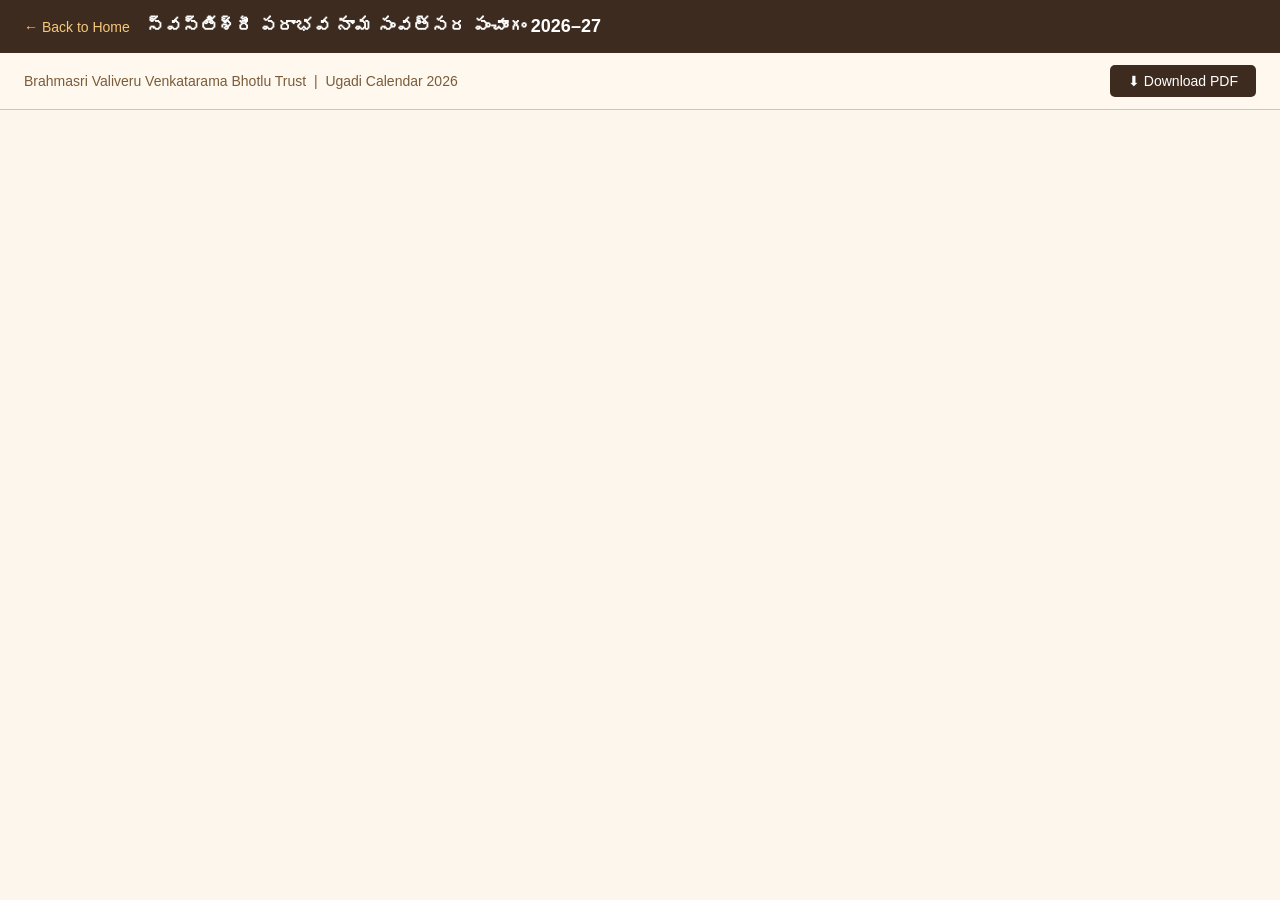
<file: calendar/index.html>
<!DOCTYPE html>
<html lang="en">
<head>
  <meta charset="UTF-8" />
  <meta name="viewport" content="width=device-width, initial-scale=1.0" />
  <title>Ugadi Calendar 2026 | BVVB Trust</title>
  <style>
    * { margin: 0; padding: 0; box-sizing: border-box; }
    body { font-family: sans-serif; background: #fdf6ec; color: #3d2b1f; }

    header {
      background: #3d2b1f;
      color: #fff;
      padding: 16px 24px;
      display: flex;
      align-items: center;
      gap: 16px;
    }
    header a {
      color: #f5c97a;
      text-decoration: none;
      font-size: 14px;
    }
    header a:hover { text-decoration: underline; }
    header h1 { font-size: 18px; flex: 1; }

    .toolbar {
      background: #fff8ee;
      border-bottom: 1px solid #e0c88a;
      padding: 12px 24px;
      display: flex;
      align-items: center;
      gap: 12px;
      flex-wrap: wrap;
    }
    .toolbar span { font-size: 14px; color: #7a5c3a; }
    .download-btn {
      margin-left: auto;
      background: #3d2b1f;
      color: #fff;
      border: none;
      padding: 8px 18px;
      border-radius: 5px;
      cursor: pointer;
      font-size: 14px;
      text-decoration: none;
      display: inline-block;
    }
    .download-btn:hover { background: #5c3d20; }

    .pdf-container {
      width: 100%;
      height: calc(100vh - 120px);
    }
    .pdf-container iframe {
      width: 100%;
      height: 100%;
      border: none;
    }

    /* Mobile fallback */
    .mobile-msg {
      display: none;
      padding: 32px 24px;
      text-align: center;
    }
    .mobile-msg p { margin-bottom: 16px; color: #555; }

    @media (max-width: 600px) {
      .pdf-container { display: none; }
      .mobile-msg { display: block; }
    }
  </style>
</head>
<body>

<header>
  <a href="../index.html">← Back to Home</a>
  <h1>స్వస్తిశ్రీ పరాభవ నామ సంవత్సర పంచాంగం 2026–27</h1>
</header>

<div class="toolbar">
  <span>Brahmasri Valiveru Venkatarama Bhotlu Trust &nbsp;|&nbsp; Ugadi Calendar 2026</span>
  <a class="download-btn" href="TELUGU_CALENDAR_2026.pdf" download>⬇ Download PDF</a>
</div>

<div class="pdf-container">
  <iframe src="TELUGU_CALENDAR_2026.pdf#toolbar=1&navpanes=0" title="Ugadi Calendar 2026"></iframe>
</div>

<!-- Shown only on mobile where iframe PDF doesn't work well -->
<div class="mobile-msg">
  <p>For the best experience, open this on a desktop browser.</p>
  <p>On mobile, tap the button below to view or download the calendar:</p>
  <a class="download-btn" href="TELUGU_CALENDAR_2026.pdf" target="_blank">📄 Open Calendar PDF</a>
</div>

</body>
</html>
</file>
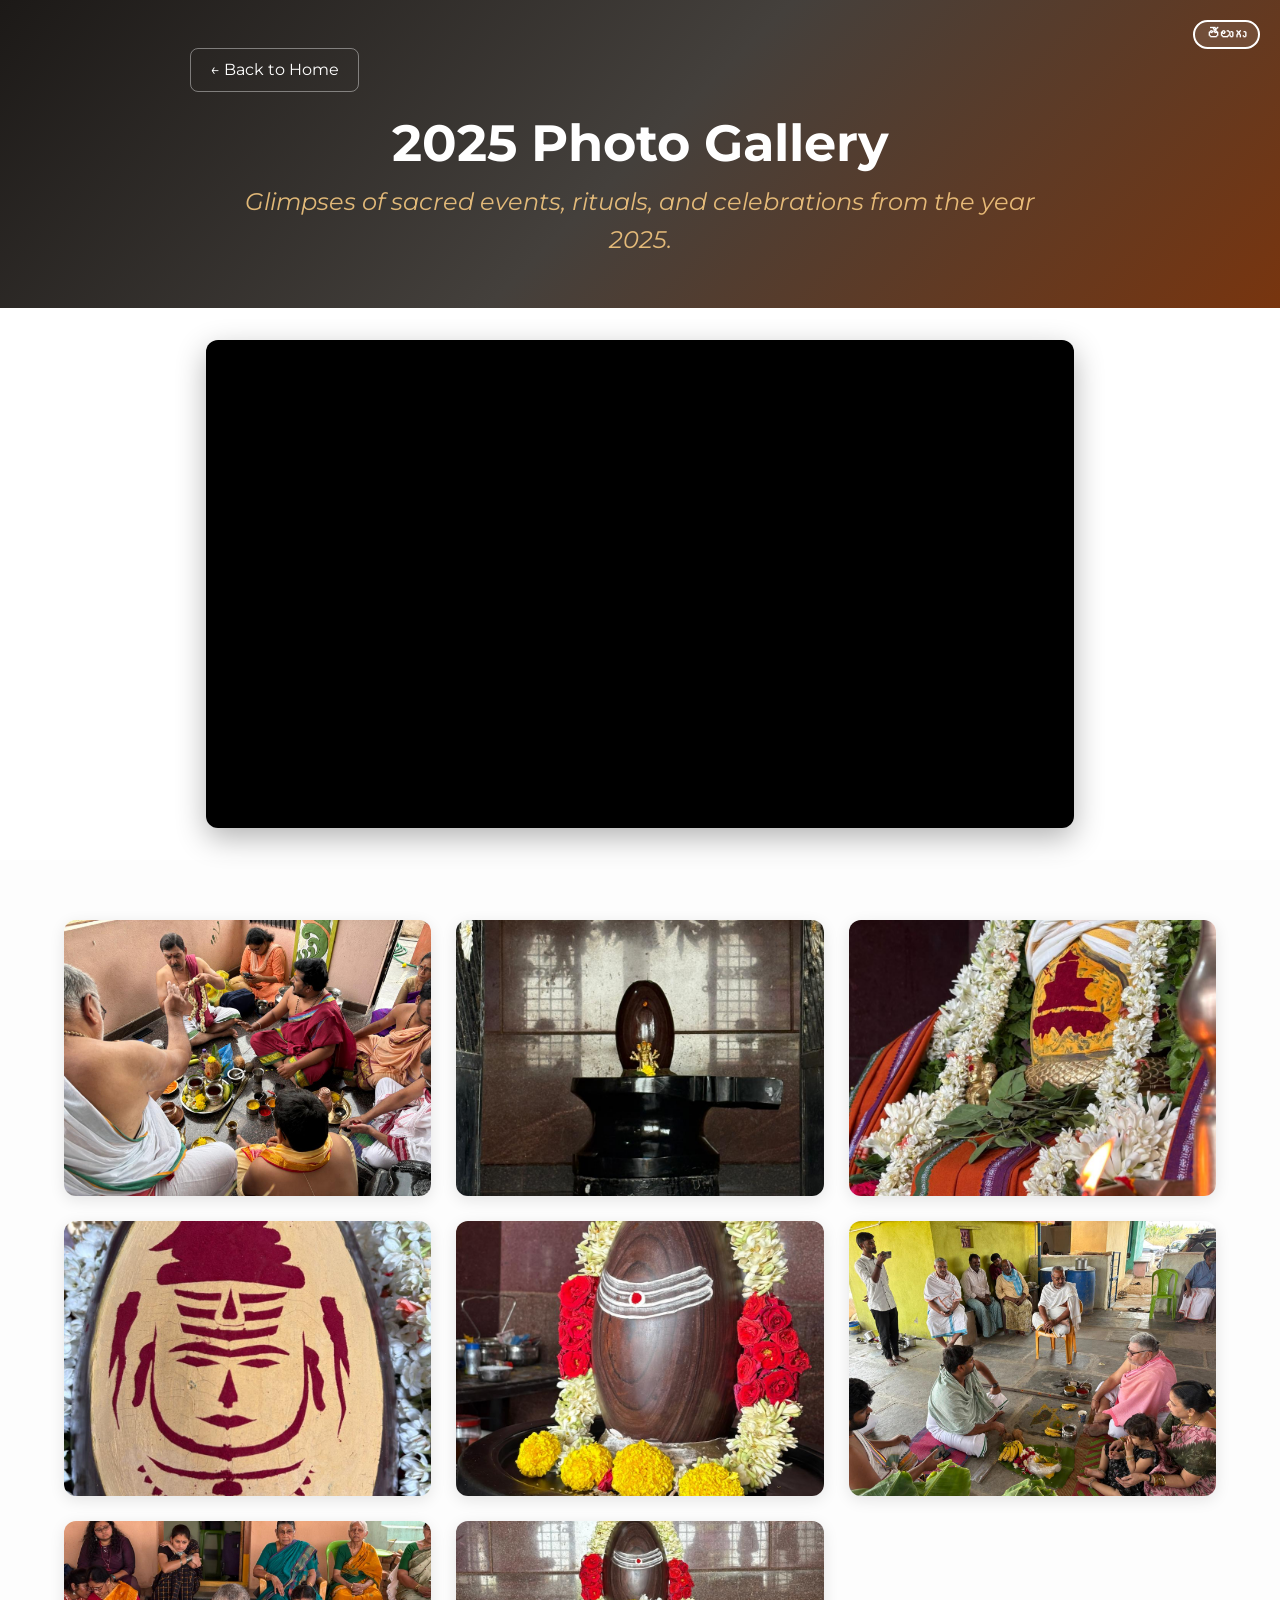
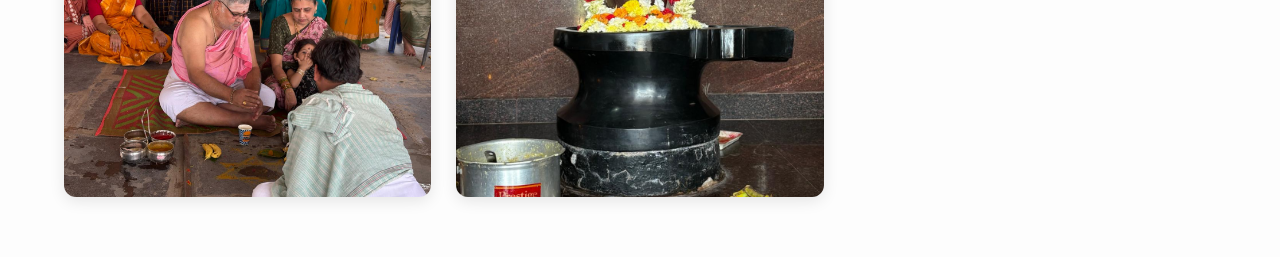
<file: gallery-2025.html>
<!DOCTYPE html>
<html lang="en">
<head>
    <meta charset="UTF-8">
    <meta name="viewport" content="width=device-width, initial-scale=1.0">
    <meta name="description" content="2025 Photo Gallery - Brahmashri Valiveru VenkataRama Bhotulu Trust">
    <title>2025 Gallery - BVVB Trust</title>
    
    <!-- Fonts -->
    <link rel="preconnect" href="https://fonts.googleapis.com">
    <link rel="preconnect" href="https://fonts.gstatic.com" crossorigin>
    <link href="https://fonts.googleapis.com/css2?family=Montserrat:wght@400;600;700&family=Noto+Serif+Telugu:wght@400;600;700&family=Tiro+Telugu:ital@0;1&family=Varela+Round&display=swap" rel="stylesheet">
    
    <link rel="stylesheet" href="css/style.css">

    <style>
        /* Responsive Video Container */
        .video-container {
            max-width: 900px;
            margin: 2rem auto;
            padding: 0 1rem;
        }
        .video-wrapper {
            position: relative;
            padding-bottom: 56.25%; /* 16:9 Aspect Ratio */
            height: 0;
            overflow: hidden;
            border-radius: 12px;
            box-shadow: 0 10px 30px rgba(0,0,0,0.3);
            background: #000;
        }
        .video-wrapper iframe {
            position: absolute;
            top: 0;
            left: 0;
            width: 100%;
            height: 100%;
            border: 0;
        }
        .video-label {
            text-align: center;
            margin-top: 1rem;
            color: #ffd085;
            font-size: 1.1rem;
            font-weight: 600;
        }
    </style>
</head>
<body>

    <main>
        <!-- Hero Section -->
        <div class="history-hero" style="padding: 3rem 2rem; text-align: center;">
            <div style="position: absolute; top: 20px; right: 20px; z-index: 100;">
                <button class="lang-toggle-btn" id="langToggle" style="background: rgba(255,255,255,0.1); color: white; border-color: white; backdrop-filter: blur(5px);">తెలుగు</button>
            </div>
            
            <div style="text-align: left; max-width: 900px; margin: 0 auto;">
                <a href="index.html" class="legal-back-btn" data-i18n="history.back">← Back to Home</a>
            </div>
            
            <div class="history-hero-content">
                <h1 class="history-title" data-i18n="gallery_page.title">2025 Photo Gallery</h1>
                <p class="history-epithet" style="color: #ffd085; font-style: italic; margin-top: 10px;" data-i18n="gallery_page.desc">Glimpses of sacred events, rituals, and celebrations from the year 2025.</p>
            </div>
        </div>

        <!-- NEW: Featured Video Section -->
        <section class="video-container">
            <div class="video-wrapper">
                <iframe 
                    src="https://www.youtube.com/embed/Ui9B59BX2mU" 
                    title="AARADHANA 2025" 
                    allow="accelerometer; autoplay; clipboard-write; encrypted-media; gyroscope; picture-in-picture; web-share" 
                    allowfullscreen>
                </iframe>
            </div>
        </section>

        <!-- Gallery Grid -->
        <div class="gallery-page-container">
            <div class="gallery-page-grid">
                <div class="gallery-item"><img src="gallery/2025/photo_1.jpeg" alt="2025 Event Photo 1" loading="lazy"></div>
                <div class="gallery-item"><img src="gallery/2025/photo_2.jpeg" alt="2025 Event Photo 2" loading="lazy"></div>
                <div class="gallery-item"><img src="gallery/2025/photo_3.jpeg" alt="2025 Event Photo 3" loading="lazy"></div>
                <div class="gallery-item"><img src="gallery/2025/photo_4.jpeg" alt="2025 Event Photo 4" loading="lazy"></div>
                <div class="gallery-item"><img src="gallery/2025/photo_5.jpeg" alt="2025 Event Photo 5" loading="lazy"></div>
                <div class="gallery-item"><img src="gallery/2025/photo_6.jpeg" alt="2025 Event Photo 6" loading="lazy"></div>
                <div class="gallery-item"><img src="gallery/2025/photo_7.jpeg" alt="2025 Event Photo 7" loading="lazy"></div>
                <div class="gallery-item"><img src="gallery/2025/photo_8.jpeg" alt="2025 Event Photo 8" loading="lazy"></div>
            </div>
        </div>
    </main>

    <!-- Lightbox Modal -->
    <div id="lightbox" class="lightbox">
        <span class="lightbox-close" aria-label="Close">&times;</span>
        <button class="lightbox-prev" aria-label="Previous image">&#10094;</button>
        <img class="lightbox-content" id="lightbox-img" alt="Enlarged gallery view">
        <button class="lightbox-next" aria-label="Next image">&#10095;</button>
    </div>

    <!-- Scroll to Top Button -->
    <button id="scrollToTopBtn" class="scroll-to-top" aria-label="Scroll to top">↑</button>

    <script src="js/main.js"></script>
</body>
</html>
</file>
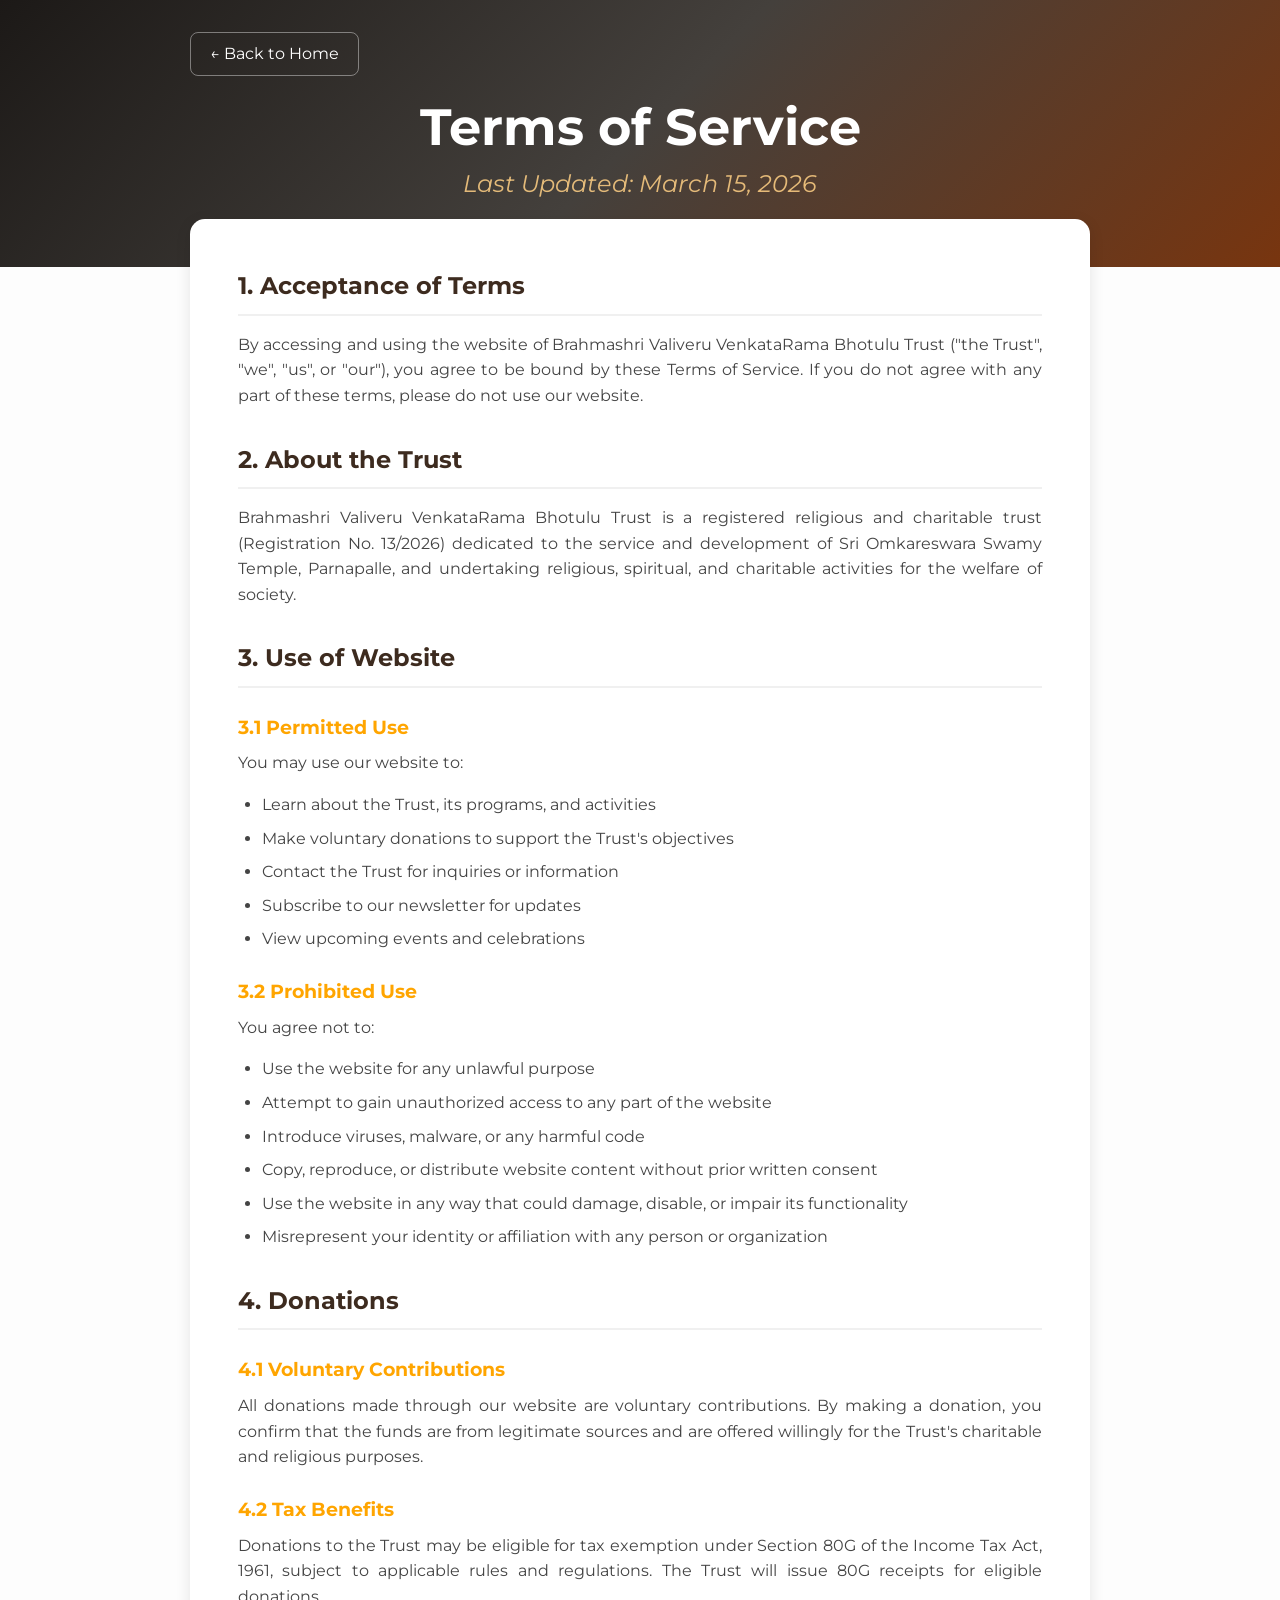
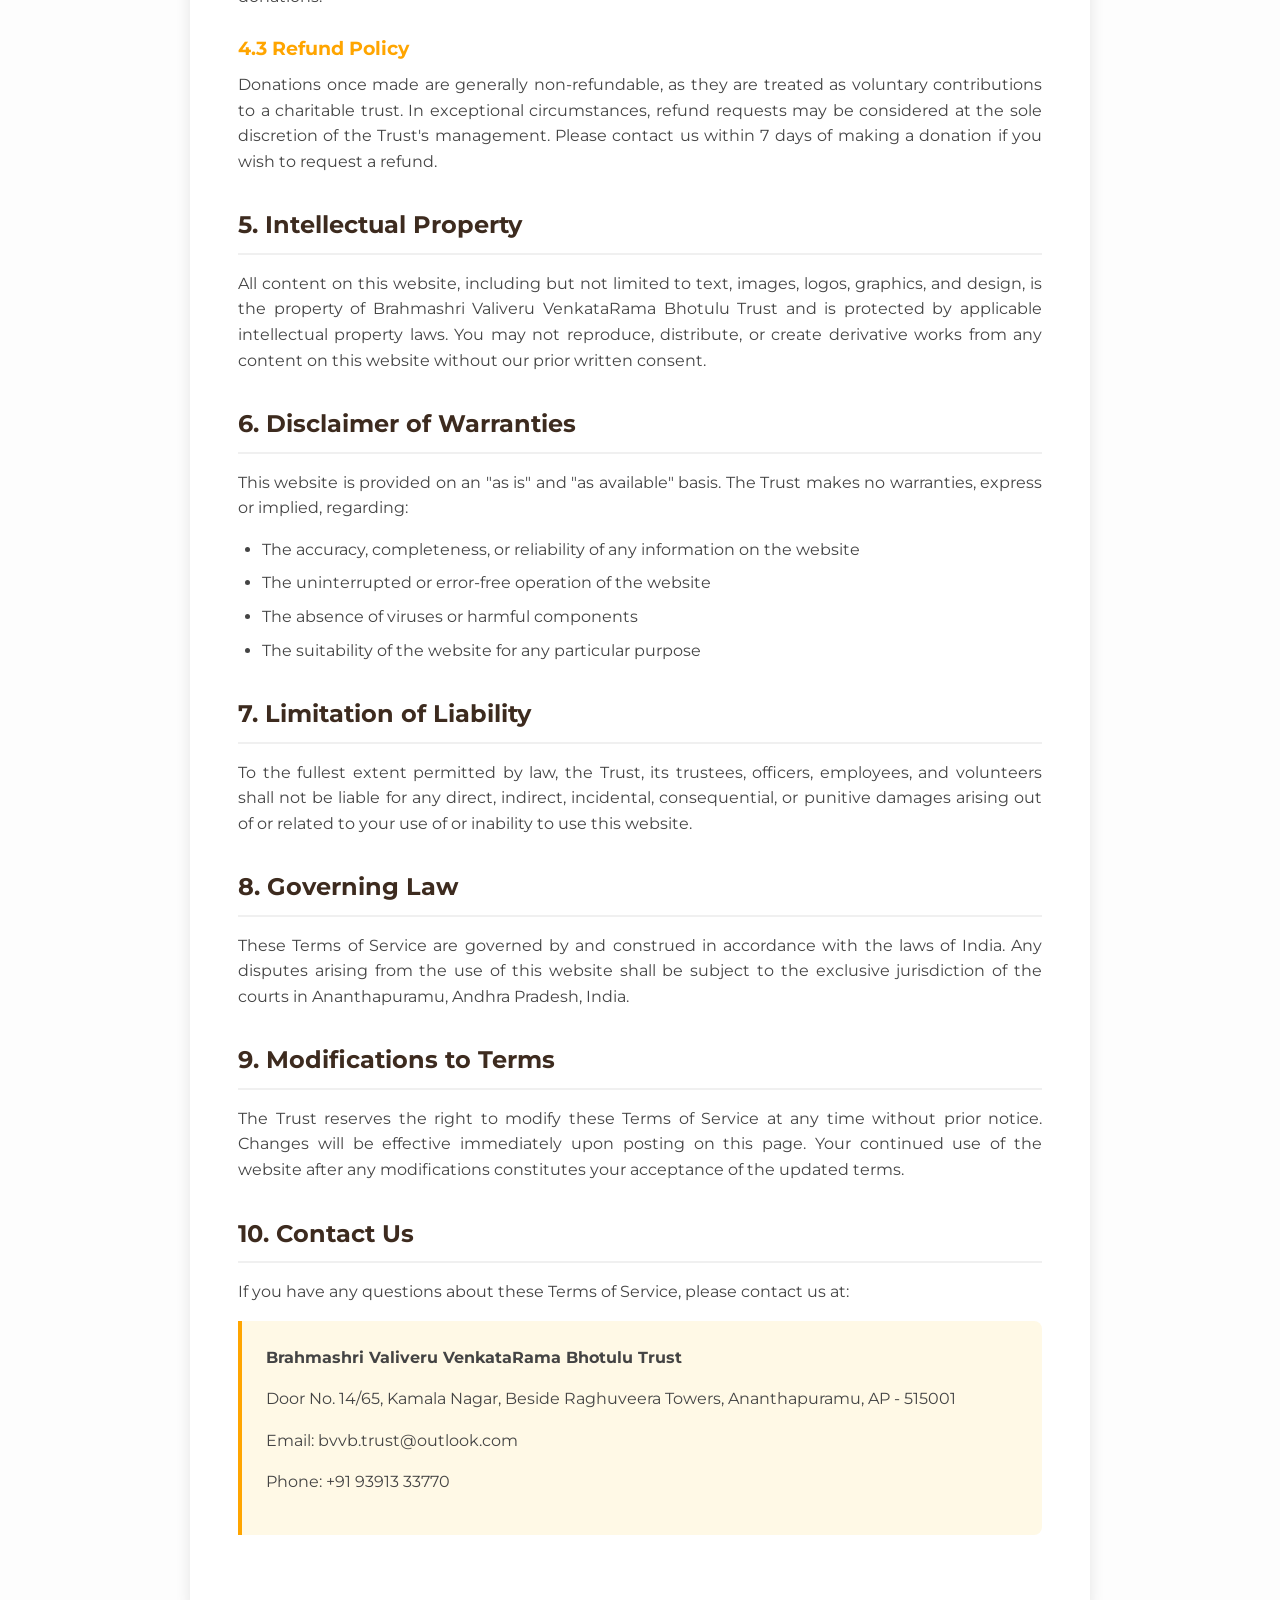
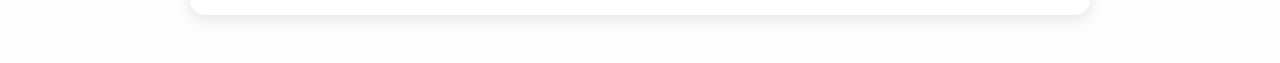
<file: terms-of-service.html>
<!DOCTYPE html>
<html lang="en">
<head>
    <meta charset="UTF-8">
    <meta name="viewport" content="width=device-width, initial-scale=1.0">
    <meta name="description" content="Terms of Service - Brahmashri Valiveru VenkataRama Bhotulu Trust">
    <title>Terms of Service - BVVB Trust</title>
    
    <!-- Fonts -->
    <link rel="preconnect" href="https://fonts.googleapis.com">
    <link rel="preconnect" href="https://fonts.gstatic.com" crossorigin>
    <link href="https://fonts.googleapis.com/css2?family=Montserrat:wght@400;600;700&family=Varela+Round&display=swap" rel="stylesheet">
    
    <link rel="stylesheet" href="css/style.css">
</head>
<body style="font-family: 'Montserrat', sans-serif; background-color: #fdfdfd;">

    <main class="legal-page">
        <!-- Legal Header -->
        <div class="history-hero" style="padding: 2rem 2rem 4rem; text-align: center;">

            <div style="text-align: left; max-width: 900px; margin: 0 auto;">
                <a href="index.html" class="legal-back-btn" data-i18n="history.back">← Back to Home</a>
            </div>
            <div class="history-hero-content">
                <h1 class="history-title" data-i18n="terms.title">Terms of Service</h1>
                <p class="history-epithet" style="color: #ffd085; font-style: italic;" data-i18n="terms.lastUpdated">Last Updated: March 15, 2026</p>
            </div>
        </div>

        <!-- Legal Content -->
        <div class="legal-content-wrapper">
            <section class="legal-section">
                <h2 data-i18n="terms.s1_title">1. Acceptance of Terms</h2>
                <p data-i18n="terms.s1_p">By accessing and using the website of Brahmashri Valiveru VenkataRama Bhotulu Trust ("the Trust", "we", "us", or "our"), you agree to be bound by these Terms of Service. If you do not agree with any part of these terms, please do not use our website.</p>
            </section>

            <section class="legal-section">
                <h2 data-i18n="terms.s2_title">2. About the Trust</h2>
                <p data-i18n="terms.s2_p">Brahmashri Valiveru VenkataRama Bhotulu Trust is a registered religious and charitable trust (Registration No. 13/2026) dedicated to the service and development of Sri Omkareswara Swamy Temple, Parnapalle, and undertaking religious, spiritual, and charitable activities for the welfare of society.</p>
            </section>

            <section class="legal-section">
                <h2 data-i18n="terms.s3_title">3. Use of Website</h2>
                <h3 data-i18n="terms.s3_1_title">3.1 Permitted Use</h3>
                <p data-i18n="terms.s3_1_p">You may use our website to:</p>
                <ul>
                    <li data-i18n="terms.s3_1_l1">Learn about the Trust, its programs, and activities</li>
                    <li data-i18n="terms.s3_1_l2">Make voluntary donations to support the Trust's objectives</li>
                    <li data-i18n="terms.s3_1_l3">Contact the Trust for inquiries or information</li>
                    <li data-i18n="terms.s3_1_l4">Subscribe to our newsletter for updates</li>
                    <li data-i18n="terms.s3_1_l5">View upcoming events and celebrations</li>
                </ul>

                <h3 data-i18n="terms.s3_2_title">3.2 Prohibited Use</h3>
                <p data-i18n="terms.s3_2_p">You agree not to:</p>
                <ul>
                    <li data-i18n="terms.s3_2_l1">Use the website for any unlawful purpose</li>
                    <li data-i18n="terms.s3_2_l2">Attempt to gain unauthorized access to any part of the website</li>
                    <li data-i18n="terms.s3_2_l3">Introduce viruses, malware, or any harmful code</li>
                    <li data-i18n="terms.s3_2_l4">Copy, reproduce, or distribute website content without prior written consent</li>
                    <li data-i18n="terms.s3_2_l5">Use the website in any way that could damage, disable, or impair its functionality</li>
                    <li data-i18n="terms.s3_2_l6">Misrepresent your identity or affiliation with any person or organization</li>
                </ul>
            </section>

            <section class="legal-section">
                <h2 data-i18n="terms.s4_title">4. Donations</h2>
                <h3 data-i18n="terms.s4_1_title">4.1 Voluntary Contributions</h3>
                <p data-i18n="terms.s4_1_p">All donations made through our website are voluntary contributions. By making a donation, you confirm that the funds are from legitimate sources and are offered willingly for the Trust's charitable and religious purposes.</p>

                <h3 data-i18n="terms.s4_2_title">4.2 Tax Benefits</h3>
                <p data-i18n="terms.s4_2_p">Donations to the Trust may be eligible for tax exemption under Section 80G of the Income Tax Act, 1961, subject to applicable rules and regulations. The Trust will issue 80G receipts for eligible donations.</p>

                <h3 data-i18n="terms.s4_3_title">4.3 Refund Policy</h3>
                <p data-i18n="terms.s4_3_p">Donations once made are generally non-refundable, as they are treated as voluntary contributions to a charitable trust. In exceptional circumstances, refund requests may be considered at the sole discretion of the Trust's management. Please contact us within 7 days of making a donation if you wish to request a refund.</p>
            </section>

            <section class="legal-section">
                <h2 data-i18n="terms.s5_title">5. Intellectual Property</h2>
                <p data-i18n="terms.s5_p">All content on this website, including but not limited to text, images, logos, graphics, and design, is the property of Brahmashri Valiveru VenkataRama Bhotulu Trust and is protected by applicable intellectual property laws. You may not reproduce, distribute, or create derivative works from any content on this website without our prior written consent.</p>
            </section>

            <section class="legal-section">
                <h2 data-i18n="terms.s6_title">6. Disclaimer of Warranties</h2>
                <p data-i18n="terms.s6_p">This website is provided on an "as is" and "as available" basis. The Trust makes no warranties, express or implied, regarding:</p>
                <ul>
                    <li data-i18n="terms.s6_l1">The accuracy, completeness, or reliability of any information on the website</li>
                    <li data-i18n="terms.s6_l2">The uninterrupted or error-free operation of the website</li>
                    <li data-i18n="terms.s6_l3">The absence of viruses or harmful components</li>
                    <li data-i18n="terms.s6_l4">The suitability of the website for any particular purpose</li>
                </ul>
            </section>

            <section class="legal-section">
                <h2 data-i18n="terms.s7_title">7. Limitation of Liability</h2>
                <p data-i18n="terms.s7_p">To the fullest extent permitted by law, the Trust, its trustees, officers, employees, and volunteers shall not be liable for any direct, indirect, incidental, consequential, or punitive damages arising out of or related to your use of or inability to use this website.</p>
            </section>

            <section class="legal-section">
                <h2 data-i18n="terms.s8_title">8. Governing Law</h2>
                <p data-i18n="terms.s8_p">These Terms of Service are governed by and construed in accordance with the laws of India. Any disputes arising from the use of this website shall be subject to the exclusive jurisdiction of the courts in Ananthapuramu, Andhra Pradesh, India.</p>
            </section>

            <section class="legal-section">
                <h2 data-i18n="terms.s9_title">9. Modifications to Terms</h2>
                <p data-i18n="terms.s9_p">The Trust reserves the right to modify these Terms of Service at any time without prior notice. Changes will be effective immediately upon posting on this page. Your continued use of the website after any modifications constitutes your acceptance of the updated terms.</p>
            </section>

            <section class="legal-section">
                <h2 data-i18n="terms.s10_title">10. Contact Us</h2>
                <p data-i18n="terms.s10_p">If you have any questions about these Terms of Service, please contact us at:</p>
                <div class="legal-contact">
                    <p><strong data-i18n="terms.contact_name">Brahmashri Valiveru VenkataRama Bhotulu Trust</strong></p>
                    <p data-i18n="terms.contact_addr">Door No. 14/65, Kamala Nagar, Beside Raghuveera Towers, Ananthapuramu, AP - 515001</p>
                    <p data-i18n="terms.contact_email">Email: bvvb.trust@outlook.com</p>
                    <p data-i18n="terms.contact_phone">Phone: +91 93913 33770</p>
                </div>
            </section>
        </div>
    </main>

    <!-- Scroll to Top Button -->
    <button id="scrollToTopBtn" class="scroll-to-top" aria-label="Scroll to top">↑</button>

    <script src="js/main.js"></script>
    <script src="js/translations.js"></script>
</body>
</html>
</file>
<file: css/style.css>
:root {
    --primary-color: orange;
    --bg-dark: #3d2b1f;
    --text-light: #f5f5f5;
}

/* FIX 1: Replaced global `html { scroll-behavior: smooth; }` which was breaking
   browser scroll restoration on page refresh. Now smooth scrolling only
   activates when the user is interacting with the page (focus-within). */
@media (prefers-reduced-motion: no-preference) {
    html:focus-within {
        scroll-behavior: smooth;
    }
}

/* FIX 2: Offset anchor/hash scroll targets so they aren't hidden
   behind the fixed navbar (~80px tall). */
html {
    scroll-padding-top: 80px;
}
.history-chapter {
    scroll-margin-top: 80px;
}

/* Telugu Language Scaling */
html.lang-te { font-size: 115%; }
html.lang-te body { line-height: 1.8; }

* { margin: 0; padding: 0; box-sizing: border-box; }
body { line-height: 1.6; color: #333; }
a { text-decoration: none; color: inherit; }

/* Navbar */
.navbar {
    position: fixed; top: 0; width: 100%;
    background: white; padding: 15px 5%;
    display: flex; justify-content: space-between; align-items: center;
    box-shadow: 0 2px 10px rgba(0,0,0,0.1); z-index: 1000;
    transition: background 0.3s;
}
.navbar.scrolled { background: rgba(255,255,255,0.95); backdrop-filter: blur(5px); }
.logo { display: flex; align-items: center; gap: 15px; }
.logo-image { width: 50px; border-radius: 50%; }
.logo-text { display: flex; flex-direction: column; font-weight: bold; }
.logo-main { color: var(--primary-color); }
.logo-sub { font-size: 0.85rem; color: #555; }

.nav-links { display: flex; gap: 20px; align-items: center; }
.nav-link.active { color: var(--primary-color); font-weight: bold; }
.lang-toggle-btn {
    padding: 5px 12px; border: 2px solid var(--primary-color);
    border-radius: 20px; background: white; color: var(--primary-color);
    cursor: pointer; font-weight: bold;
}

.nav-content { flex: 1; display: flex; justify-content: space-between; align-items: center; }
.hamburger { display: none; flex-direction: column; gap: 5px; background: none; border: none; cursor: pointer; padding: 5px; z-index: 1001; }
.hamburger span { display: block; width: 25px; height: 3px; background-color: var(--primary-color); border-radius: 3px; transition: all 0.3s ease; }

/* Hero */
.hero {
    min-height: 100vh; display: flex; align-items: center; justify-content: center;
    text-align: center; background: #fff9e6; padding-top: 100px; padding-bottom: 40px;
}
.hero-content { max-width: 800px; padding: 20px; }
.hero-shloka { margin-bottom: 25px; }
.shloka-wrapper { display: inline-block; text-align: center; }
.shloka-text { font-size: 1.5rem; color: var(--bg-dark); white-space: pre-wrap; font-weight: bold; margin-bottom: 5px; line-height: 1.5; }
.shloka-caption { font-size: 1rem; color: #555; text-align: right; font-style: italic; margin-bottom: 15px; }
.shloka-meaning { display: block; font-size: 0.95rem; color: #555; max-width: 650px; margin: 0 auto; font-style: italic; line-height: 1.6; }
.hero-trust-name { font-size: 2.5rem; color: var(--primary-color); margin: 15px 0; }

.hero-subtitle { margin-bottom: 30px; font-size: 1.1rem; line-height: 1.6; }
.hero-buttons { display: flex; justify-content: center; gap: 15px; flex-wrap: wrap; }

/* Buttons */
.btn { padding: 10px 20px; border-radius: 5px; font-weight: bold; cursor: pointer; border: none; transition: all 0.3s ease; }
.btn:hover { transform: translateY(-2px); box-shadow: 0 4px 10px rgba(0,0,0,0.15); }
.btn-primary { background: var(--primary-color); color: white; }
.btn-primary:hover { background: #d68910; }
.btn-secondary { background: transparent; border: 2px solid var(--primary-color); color: var(--primary-color); }
.btn-secondary:hover { background: var(--primary-color); color: white; }

/* Scroll to Top Button */
.scroll-to-top {
    position: fixed; bottom: 30px; right: 30px; background: var(--primary-color); color: white;
    width: 45px; height: 45px; border-radius: 50%; border: none; cursor: pointer; font-size: 1.5rem;
    display: flex; align-items: center; justify-content: center; box-shadow: 0 4px 10px rgba(0,0,0,0.2);
    opacity: 0; visibility: hidden; transform: translateY(20px); transition: all 0.3s ease; z-index: 999;
}
.scroll-to-top.show { opacity: 1; visibility: visible; transform: translateY(0); }
.scroll-to-top.show:hover { background: var(--bg-dark); transform: translateY(-3px); }

/* Sections */
.section-padding { padding: 80px 5%; }
.section-header { text-align: center; margin-bottom: 40px; }
.section-title { font-size: 2.2rem; color: #333; }
.section-tag { color: var(--primary-color); font-weight: bold; text-transform: uppercase; }

/* Programs */
.programs { background: #fdfdfd; }
.programs-grid { display: grid; grid-template-columns: repeat(auto-fit, minmax(280px, 1fr)); gap: 30px; margin-top: 30px; }
.program-card { padding: 35px; background: white; border-radius: 15px; box-shadow: 0 5px 20px rgba(0,0,0,0.05); border: 2px solid transparent; transition: all 0.3s ease; overflow: hidden; }
.program-card:hover { transform: translateY(-8px); border-color: var(--primary-color); }
.program-card h3 { background: var(--primary-color); color: white; margin: -35px -35px 20px -35px; padding: 20px 35px; font-size: 1.3rem; border-bottom: 3px solid var(--bg-dark); }
.program-features { list-style: none; padding-left: 0; margin-top: 15px; }
.program-features li { margin-bottom: 8px; padding-left: 20px; position: relative; color: #555; }
.program-features li::before { content: '✓'; position: absolute; left: 0; color: var(--primary-color); font-weight: bold; }

/* Events */
.events-grid { display: grid; grid-template-columns: repeat(auto-fit, minmax(280px, 1fr)); gap: 20px; margin-top: 30px; }
.event-card { display: flex; flex-direction: column; background: white; border-radius: 10px; padding: 20px; box-shadow: 0 4px 15px rgba(0,0,0,0.05); border-left: 5px solid var(--primary-color); transition: all 0.3s ease; }
.event-card:hover { transform: translateY(-3px); border-color: #d68910; box-shadow: 0 8px 25px rgba(0,0,0,0.1); }
.event-date { font-size: 0.9rem; color: var(--primary-color); font-weight: 600; margin-bottom: 8px; }
.event-info { padding: 0; }
.event-info h3 { margin-bottom: 0; color: #333; font-size: 1.15rem; }

/* Event Card Links & Gallery Page */
.event-gallery-link {
    display: inline-block;
    margin-top: 10px;
    padding: 5px 12px;
    background-color: #f1c40f;
    color: #3d2b1f;
    border-radius: 20px;
    text-decoration: none;
    font-size: 0.85rem;
    font-weight: 600;
    transition: transform 0.2s;
}

.event-gallery-link:hover {
    transform: scale(1.05);
    background-color: #d4ac0d;
}
.gallery-page-container { padding: 60px 5%; background: #fdfdfd; min-height: 50vh; }
.gallery-page-grid { display: grid; grid-template-columns: repeat(auto-fill, minmax(280px, 1fr)); gap: 25px; max-width: 1200px; margin: 0 auto; }
.gallery-item { overflow: hidden; border-radius: 12px; box-shadow: 0 4px 15px rgba(0,0,0,0.1); cursor: pointer; aspect-ratio: 4/3; }
.gallery-item img { width: 100%; height: 100%; object-fit: cover; transition: transform 0.4s ease; background-color: #eee; }
.gallery-item:hover img { transform: scale(1.08); }

/* Lightbox Modal */
.lightbox {
    display: none; position: fixed; z-index: 2000; left: 0; top: 0;
    width: 100%; height: 100%; overflow: auto; background-color: rgba(0,0,0,0.9);
    justify-content: center; align-items: center; backdrop-filter: blur(5px);
}
.lightbox.active { display: flex; }
.lightbox-content {
    margin: auto; display: block; max-width: 90%; max-height: 90vh;
    border-radius: 8px; animation: zoom 0.3s ease; box-shadow: 0 10px 30px rgba(0,0,0,0.5);
}
@keyframes zoom { from {transform:scale(0.8); opacity:0;} to {transform:scale(1); opacity:1;} }
.lightbox-close {
    position: absolute; top: 20px; right: 35px; color: #f1f1f1;
    font-size: 45px; font-weight: bold; cursor: pointer; transition: 0.3s; z-index: 2001;
}
.lightbox-close:hover { color: var(--primary-color); }
.lightbox-prev, .lightbox-next {
    cursor: pointer; position: absolute; top: 50%; transform: translateY(-50%);
    padding: 16px; color: white; font-weight: bold; font-size: 24px; z-index: 2001;
    transition: 0.3s ease; border-radius: 5px; background: rgba(0,0,0,0.5); border: none;
}
.lightbox-prev { left: 20px; }
.lightbox-next { right: 20px; }
.lightbox-prev:hover, .lightbox-next:hover { background: rgba(0,0,0,0.8); color: var(--primary-color); }

/* Donate */
.donate { background: #fef5e7; padding-bottom: 100px; }
.donate-content { text-align: center; max-width: 850px; margin: 0 auto; font-size: 1.1rem; line-height: 1.8; color: #444; }
.donate-content p { margin-bottom: 20px; }

/* Grids */
.about-grid {
    display: grid; grid-template-columns: 1.3fr 0.7fr; gap: 50px; align-items: center;
}
.contact-grid {
    display: grid; grid-template-columns: 1fr 1fr; gap: 40px; align-items: center;
}
.responsive-img { width: 100%; border-radius: 15px; box-shadow: 0 10px 30px rgba(0,0,0,0.1); object-fit: cover; }

/* About specific styles */
.about-intro { margin-bottom: 15px; font-size: 1.1rem; }
.values-list { margin-top: 20px; }
.value-item { display: flex; gap: 15px; margin-bottom: 25px; }
.value-icon { font-size: 1.8rem; flex-shrink: 0; }
.value-content h3 { margin-bottom: 8px; color: var(--bg-dark); }

/* About Carousel */
.carousel-container { position: relative; width: 100%; border-radius: 15px; overflow: hidden; box-shadow: 0 10px 30px rgba(0,0,0,0.1); aspect-ratio: 4/3; }
.carousel-slide { display: none; width: 100%; height: 100%; }
.carousel-slide.active { display: block; }
.carousel-slide img { width: 100%; height: 100%; object-fit: cover; }
.fade { animation: fadeEffect 0.8s; }
@keyframes fadeEffect { from { opacity: 0.6; } to { opacity: 1; } }
.carousel-prev, .carousel-next {
    cursor: pointer; position: absolute; top: 50%; transform: translateY(-50%);
    padding: 12px 18px; color: white; font-weight: bold; font-size: 1.2rem;
    transition: 0.3s ease; border-radius: 0 5px 5px 0; background: rgba(0,0,0,0.3); border: none; z-index: 2;
}
.carousel-next { right: 0; border-radius: 5px 0 0 5px; }
.carousel-prev:hover, .carousel-next:hover { background: rgba(0,0,0,0.8); }
.carousel-dots { position: absolute; bottom: 15px; width: 100%; text-align: center; z-index: 2; }
.dot { cursor: pointer; height: 10px; width: 10px; margin: 0 5px; background: rgba(255,255,255,0.5); border-radius: 50%; display: inline-block; transition: 0.3s ease; box-shadow: 0 2px 4px rgba(0,0,0,0.3); }
.dot.active, .dot:hover { background: var(--primary-color); }

/* Forms */
.contact-form {
    background: white; padding: 30px; border-radius: 15px;
    box-shadow: 0 5px 25px rgba(0,0,0,0.05); display: flex; flex-direction: column; gap: 15px;
}
.form-input { padding: 12px; border: 1px solid #ddd; border-radius: 5px; width: 100%; font-family: inherit; }

/* Footer */
.footer-v2 { background: var(--bg-dark); color: var(--text-light); padding: 60px 5% 20px; }
.footer-content { display: grid; grid-template-columns: 1.5fr 1fr 1fr; gap: 40px; }
.footer-box { background: rgba(255, 255, 255, 0.05); padding: 25px; border-radius: 8px; border-left: 3px solid var(--primary-color); margin-bottom: 25px; }
.footer-box:last-child { margin-bottom: 0; }
.footer-box h4 { color: var(--primary-color); margin-bottom: 15px; font-size: 1.15rem; }
.inline-footer-links p { font-size: 0.95rem; line-height: 1.8; }
.inline-footer-links a { color: #ffd085; font-weight: bold; transition: all 0.3s ease; }
.inline-footer-links a:hover { color: white; text-decoration: underline; }
.inline-footer-links .separator { margin: 0 10px; color: rgba(255, 255, 255, 0.3); }
.footer-bottom { border-top: 1px solid rgba(255,255,255,0.1); margin-top: 40px; padding-top: 20px; text-align: center; }
.footer-bottom a { color: var(--primary-color); }

.contact-item { margin-bottom: 25px; }
.contact-item:last-child { margin-bottom: 0; }
.contact-item h4 { margin-bottom: 5px; color: var(--primary-color); }

.social-icon { width: 35px; height: 35px; border-radius: 50%; background: rgba(255,255,255,0.1); display: flex; align-items: center; justify-content: center; color: var(--text-light); transition: all 0.3s ease; }
.social-icon:hover { background: var(--primary-color); transform: translateY(-3px); color: white; }
.social-icon svg { width: 16px; height: 16px; fill: currentColor; }

@media(max-width: 768px) {
    .about-grid, .contact-grid { grid-template-columns: 1fr; }
    .footer-content { grid-template-columns: 1fr; gap: 40px; }
    .hamburger { display: flex; }
    .nav-links {
        position: absolute; top: 100%; left: 0; width: 100%; background: white;
        flex-direction: column; padding: 20px; box-shadow: 0 10px 10px rgba(0,0,0,0.1);
        opacity: 0; visibility: hidden; transform: translateY(-10px); transition: all 0.3s ease;
    }
    .nav-links.active { opacity: 1; visibility: visible; transform: translateY(0); display: flex; }
    .hamburger.active span:nth-child(1) { transform: translateY(8px) rotate(45deg); }
    .hamburger.active span:nth-child(2) { opacity: 0; }
    .hamburger.active span:nth-child(3) { transform: translateY(-8px) rotate(-45deg); }
}

/* ========== History Page ========== */
.history-page { background: #fdfdfd; min-height: 100vh; }
.history-hero { background: linear-gradient(135deg, #1C1917 0%, #44403C 50%, #78350F 100%); color: white; padding: 3rem 2rem 4rem; text-align: center; position: relative; }
.history-hero-content { max-width: 800px; margin: 0 auto; }
.history-sanskrit { font-size: 1.2rem; opacity: 0.7; margin-bottom: 1rem; letter-spacing: 2px; }
.history-title { font-size: clamp(2rem, 5vw, 3.2rem); margin-bottom: 0.5rem; line-height: 1.2; }
.history-epithet { font-size: clamp(1.1rem, 2.5vw, 1.5rem); font-style: italic; opacity: 0.85; color: var(--primary-color); }

.history-layout { display: grid; grid-template-columns: 260px 1fr; max-width: 1200px; margin: 0 auto; gap: 2rem; padding: 2rem; }
.history-sidebar { position: sticky; top: 20px; height: fit-content; }
.history-nav h4 { font-size: 1.3rem; margin-bottom: 1rem; padding-bottom: 0.5rem; border-bottom: 2px solid var(--primary-color); }
.history-nav ul { list-style: none; }
.history-nav ul li { margin-bottom: 0.25rem; }
.history-nav-link { display: block; padding: 0.5rem 0.75rem; color: #555; text-decoration: none; border-radius: 8px; transition: all 0.2s; }
.history-nav-link:hover { background: #fff9e6; color: #333; }
.history-nav-link.active { background: var(--primary-color); color: white; font-weight: bold; }

.history-content { background: white; border-radius: 20px; padding: 3rem; box-shadow: 0 4px 16px rgba(0,0,0,0.1); text-align: justify; }
.history-chapter { margin-bottom: 2.5rem; }
.chapter-title { font-size: 1.6rem; margin-bottom: 1.2rem; padding-bottom: 0.5rem; border-bottom: 2px solid #ffd085; display: flex; align-items: baseline; gap: 0.75rem; }
.chapter-num { font-size: 2.2rem; color: var(--primary-color); min-width: 2rem; }
.history-content p { font-size: 1.05rem; line-height: 1.7; color: #444; margin-bottom: 1rem; }

.highlight-quote { background: #fff9e6; border-left: 4px solid var(--primary-color); padding: 1.2rem 1.5rem; border-radius: 0 12px 12px 0; font-style: italic; color: #333; font-weight: 500; }
.invocation-block { background: linear-gradient(135deg, #FFFBEB, #FEF3C7); border: 1px solid #ffd085; border-radius: 16px; padding: 2rem; text-align: center; }
.sanskrit-verse { font-size: 1.05rem; line-height: 1.7; color: #78350F; font-style: italic; margin-bottom: 0.75rem; text-align: center; }

.sibling-cards { display: grid; grid-template-columns: repeat(auto-fit, minmax(250px, 1fr)); gap: 1.25rem; margin-top: 0.5rem; }
.sibling-card { background: #fdfdfd; border: 1px solid rgba(217, 119, 6, 0.15); border-radius: 14px; padding: 1.5rem; }
.sibling-card h4 { font-size: 1.25rem; color: #B45309; margin-bottom: 0.5rem; }

.history-footer-block { text-align: center; padding: 2rem; margin-top: 1rem; border-top: 2px solid #ffd085; }
.history-temple-name { font-size: 1.4rem; font-weight: bold; color: #B45309; margin-bottom: 0.3rem; }
.legal-back-btn { display: inline-block; color: white; text-decoration: none; padding: 0.5rem 1.2rem; border: 1px solid rgba(255,255,255,0.4); border-radius: 8px; margin-bottom: 20px; }
.legal-back-btn:hover { background: rgba(255,255,255,0.15); }

@media(max-width: 900px) {
    .history-layout { grid-template-columns: 1fr; }
    .history-sidebar { display: none; }
    .history-content { padding: 2rem 1.5rem; }
}

/* ========== Legal Pages (Privacy & Terms) ========== */
.legal-content-wrapper { max-width: 900px; margin: -3rem auto 3rem; padding: 3rem; background: white; border-radius: 15px; box-shadow: 0 4px 15px rgba(0,0,0,0.1); position: relative; z-index: 10; }
.legal-section { margin-bottom: 2rem; text-align: justify; }
.legal-section h2 { font-size: 1.5rem; color: var(--bg-dark); margin-bottom: 1rem; border-bottom: 2px solid #f0f0f0; padding-bottom: 0.5rem; }
.legal-section h3 { font-size: 1.2rem; color: var(--primary-color); margin: 1.5rem 0 0.5rem; }
.legal-section p { margin-bottom: 1rem; color: #444; }
.legal-section ul { padding-left: 1.5rem; margin-bottom: 1rem; color: #444; }
.legal-section ul li { margin-bottom: 0.5rem; }
.legal-contact { background: #fff9e6; padding: 1.5rem; border-left: 4px solid var(--primary-color); border-radius: 0 8px 8px 0; margin-top: 1rem; }
@media(max-width: 768px) { .legal-content-wrapper { padding: 1.5rem; margin: -2rem 1rem 2rem; } }
</file>
